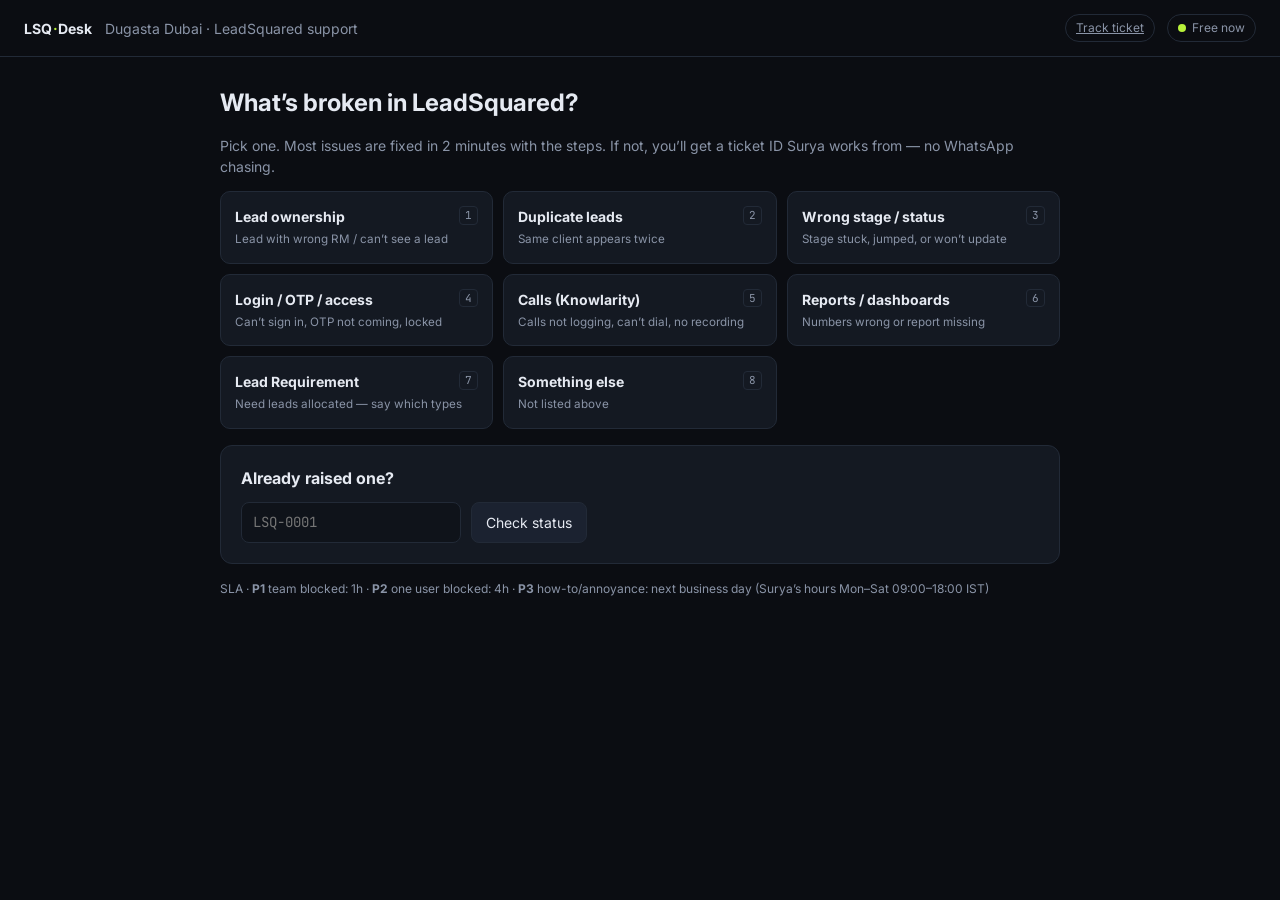
<file: index.html>
<!doctype html><html lang="en"><head><meta charset="utf-8"><meta name="viewport" content="width=device-width,initial-scale=1">
<title>LSQ Desk · Dugasta</title><link rel="preconnect" href="https://fonts.googleapis.com">
<link href="https://fonts.googleapis.com/css2?family=Inter:wght@400;600;700&family=JetBrains+Mono&display=swap" rel="stylesheet">
<link rel="stylesheet" href="style.css"></head><body>
<header><div class="logo">LSQ<span>·</span>Desk</div><span class="mu">Dugasta Dubai · LeadSquared support</span><div class="sp"></div>
<a class="pill" href="t.html">Track ticket</a><div class="pill"><span class="dot" id="dot"></span><span id="av">Checking Surya…</span></div></header>
<main id="app"></main>
<script src="desk.js"></script>
<script>
const PB={
own:{t:'Lead ownership',d:'Lead with wrong RM / can’t see a lead',steps:['Search the lead by phone in LSQ → open it → check the “Owner” field.','If owner is wrong: only Admin/TL can reassign — ask your TL first (Manage Leads → Change Owner).','If you can’t see it at all: it may be owned by another team; your view only shows your leads.','Refresh after 2–3 min — auto-assignment rules can take a moment.']},
dup:{t:'Duplicate leads',d:'Same client appears twice',steps:['Search by phone AND email — LSQ dedupes on email/phone, so different formats (+971 vs 0) create duplicates.','Do NOT delete either copy — note both Lead IDs.','Check which copy has the latest activity; that one should be kept.','Merge needs Admin — raise a ticket with both Lead IDs.']},
stage:{t:'Wrong stage / status',d:'Stage stuck, jumped, or won’t update',steps:['Open lead → Activity History: see which activity/automation changed the stage.','Some stages are locked by mandatory fields — open the stage change form and look for red required fields.','If an automation keeps reverting it, stop editing and raise a ticket (it will loop).']},
login:{t:'Login / OTP / access',d:'Can’t sign in, OTP not coming, locked',steps:['Use the exact work email; try an incognito window.','OTP: wait 60s, check spam/promotions, don’t request more than 3 times (lockout ~15 min).','Mobile app: log out fully, update the app, log in again.','Still locked → ticket with your email + screenshot of the error.']},
calls:{t:'Calls (Knowlarity)',d:'Calls not logging, can’t dial, no recording',steps:['Check your agent number is correct in your LSQ profile.','Call logs sync with delay — wait 10 min before reporting.','Recording missing: only answered calls > few seconds are recorded.','Can’t dial: check mic/browser permission, then try the mobile app.']},
rep:{t:'Reports / dashboards',d:'Numbers wrong or report missing',steps:['Check the date filter and timezone (reports may use IST vs Dubai time).','Check owner/team filter — you may only see your own data.','Export to Excel and compare 2–3 sample leads against the lead records.','Still mismatched → ticket with report name + filters + the sample Lead IDs.']},
req:{t:'Lead Requirement',d:'Need leads allocated — say which types',steps:[]},
    other:{t:'Something else',d:'Not listed above',steps:[]}};
const S={};const app=document.getElementById('app');
function home(){app.innerHTML=`<h1>What’s broken in LeadSquared?</h1><p class="mu">Pick one. Most issues are fixed in 2 minutes with the steps. If not, you’ll get a ticket ID Surya works from — no WhatsApp chasing.</p>
<div class="grid">${Object.entries(PB).map(([k,p],i)=>`<button class="chip" onclick="pb('${k}')"><span class="k mono">${i+1}</span><b>${p.t}</b><small>${p.d}</small></button>`).join('')}</div>
<div class="card"><h2>Already raised one?</h2><div class="row" style="margin:0"><input id="q" class="mono" placeholder="LSQ-0001" style="max-width:220px"><button class="b" onclick="location.href='t.html?t='+encodeURIComponent(q.value)">Check status</button></div></div>
<p class="mu" style="font-size:12px">SLA · <b>P1</b> team blocked: 1h · <b>P2</b> one user blocked: 4h · <b>P3</b> how-to/annoyance: next business day (Surya’s hours Mon–Sat 09:00–18:00 IST)</p>`;}
function pb(k){S.pb=k;const p=PB[k];if(!p.steps.length)return rca();
app.innerHTML=`<div class="crumb"><a onclick="home()">Desk</a> / ${p.t}</div><h1>${p.t}</h1><div class="card"><h2>Try this first</h2><ol class="steps">${p.steps.map(s=>`<li>${s}</li>`).join('')}</ol>
<div class="row"><button class="b g" onclick="fixed()">✓ Fixed</button><button class="b p" onclick="rca()">Still broken → raise ticket</button></div></div>`;}
function fixed(){app.innerHTML=`<div class="card"><h1>Great — sorted.</h1><p class="mu">Nothing sent to Surya. Logged as self-solved on this device.</p><button class="b" onclick="home()">Back to Desk</button></div>`;try{const n=JSON.parse(localStorage.lsqFixed||'{}');n[S.pb]=(n[S.pb]||0)+1;localStorage.lsqFixed=JSON.stringify(n)}catch(e){}}
const LT=['Client Lead','Agent Lead','Agency Lead','Meta Paid Ads','Google Ads','Data / Pool','Other'];
function rca(){const p=PB[S.pb],me=JSON.parse(localStorage.lsqMe||'{}'),isReq=S.pb==='req';
app.innerHTML=`<div class="crumb"><a onclick="home()">Desk</a> / ${p.t} / Ticket</div><h1>Raise a ticket</h1><p class="mu">Fill it once, properly — Surya fixes it without calling you back for details.</p>
<form class="card" id="f"><div class="two"><div><label>Your name <i>*</i></label><input name="reporter_name" required value="${esc(me.n)}"></div><div><label>Work email <i>*</i></label><input name="reporter_email" type="email" required value="${esc(me.e)}"></div></div>
<div class="two"><div><label>Team <i>*</i></label><select name="team" required><option value="">Select…</option><option>Sales RM</option><option>DST</option><option>Team Lead</option><option>Marketing</option><option>Admin/Ops</option></select></div>
<div><label>Impact <i>*</i></label><select name="severity" required><option value="">Select…</option><option value="P1">P1 · whole team blocked</option><option value="P2">P2 · I’m blocked</option><option value="P3">P3 · annoying / how-to</option></select></div></div>
<div id="ltbox"${isReq?'':' hidden'}><label>Types of lead required <i>*</i></label><div class="opts">${LT.map(x=>`<label class="opt"><input type="checkbox" name="lead_types" value="${x}"> ${x}</label>`).join('')}</div></div>
<label>Lead ID / phone / email affected <i>*</i> <span class="mu">(type “none” if not lead-specific)</span></label><input name="lead_ref" class="mono" required>
<label>${isReq?'How many leads, which country, and any other detail?':'What happened?'} <i>*</i></label><textarea name="summary" required minlength="10" placeholder="${isReq?'e.g. 20 UAE Client Leads, needed today':'Steps you did, what you saw, exact error text'}"></textarea>
<label>${isReq?'When do you need them?':'What should happen instead?'} <i>*</i></label><textarea name="expected" required></textarea>
<label>Already tried</label><input name="tried" value="${p.steps.length?'Followed Desk playbook: '+p.t:''}">
<label>Screenshot link (optional) — Drive / Imgur / any URL</label><input name="screenshot_url" type="url" placeholder="https://">
<div class="row"><button class="b p" id="sb">Create ticket</button><button type="button" class="b" onclick="pb(S.pb)">Back</button></div></form>`;
f.onsubmit=async e=>{e.preventDefault();const types=[...f.querySelectorAll('input[name=lead_types]:checked')].map(i=>i.value);if(isReq&&!types.length){alert('Select at least one type of lead required.');return;}sb.disabled=true;sb.textContent='Creating…';const p=Object.fromEntries(new FormData(f));delete p.lead_types;p.lead_types=types.join(', ');p.playbook=PB[S.pb].t;p.ua=navigator.userAgent;
localStorage.lsqMe=JSON.stringify({n:p.reporter_name,e:p.reporter_email});S.t=await createTicket(p);S.p=p;done();};}
function mail(){const t=S.t,p=S.p;const b=`Ticket ${t.code} (${p.severity})\nPlaybook: ${p.playbook}\nFrom: ${p.reporter_name} <${p.reporter_email}> · ${p.team}\nLead ref: ${p.lead_ref}\n${p.lead_types?`Types of lead required: ${p.lead_types}\n`:''}\nWhat happened:\n${p.summary}\n\nExpected:\n${p.expected}\n\nTried: ${p.tried||'-'}\nScreenshot: ${p.screenshot_url||'-'}\n\nStatus: ${location.origin+location.pathname.replace(/index\.html$/,'')}t.html?t=${t.code}`;
return `mailto:${SURYA}?cc=${encodeURIComponent(p.reporter_email)}&subject=${encodeURIComponent(`[LSQ Support] [${t.code}] ${p.severity} ${p.playbook} — ${p.reporter_name}`)}&body=${encodeURIComponent(b)}`;}
function done(){const t=S.t,db=t.mode==='db';
app.innerHTML=`<div class="card"><div class="mu">Ticket created</div><div class="tid mono">${t.code}</div><span class="st">${t.status}</span>
<p>${db?'Saved in the Dugasta support queue. Check your email for confirmation; if you don’t see it, use Email ticket below.':'<span class="warn">Saved on this device (central queue not switched on yet). <b>Send the email below</b> so Surya receives it.</span>'}</p>
<div class="row"><a href="${mail()}"><button class="b ${db?'':'p'}">${db?'Also email Surya (optional)':'Email ticket to Surya'}</button></a><a href="t.html?t=${t.code}"><button class="b">Open status page</button></a><button class="b" onclick="navigator.clipboard.writeText('${t.code}')">Copy ID</button></div></div>
<div class="card" id="bk"><h2>Want 15 minutes with Surya?</h2><p class="mu">Only for P1/P2 or if it’s easier to show on screen.</p><div class="slots" id="sl">Loading…</div></div>`;slots();}
let AV=null;fetch('./availability.json',{cache:'no-store'}).then(r=>r.json()).then(j=>{AV=j;const busy=j.status==='busy';dot.className='dot '+(busy?'busy':'free');av.textContent=busy?'Surya in a meeting':(j.status_label||'Surya available');if(document.getElementById('sl'))slots();}).catch(()=>av.textContent='Calendar pending');
function slots(){const el=document.getElementById('sl');if(!el||!AV)return;const now=Date.now();const fr=(AV.slots||[]).filter(s=>s.free&&new Date(s.start)>now).slice(0,12);
if(!fr.length){el.textContent='No open slots right now — your ticket is in the queue.';return;}
el.innerHTML=fr.map(s=>{const a=new Date(s.start);return `<button class="b slot" onclick="book('${s.start}')">${a.toLocaleString('en-GB',{weekday:'short',day:'numeric',month:'short',hour:'2-digit',minute:'2-digit',timeZone:'Asia/Dubai'})} Dubai</button>`}).join('');}
function book(st){const a=new Date(st),b=new Date(a.getTime()+9e5),f=d=>d.toISOString().replace(/[-:]/g,'').replace(/\.\d{3}/,'');
window.open(`https://calendar.google.com/calendar/render?action=TEMPLATE&text=${encodeURIComponent(`[${S.t.code}] LSQ support · 15 min`)}&details=${encodeURIComponent(`Ticket ${S.t.code}\n${S.p.summary}`)}&dates=${f(a)}/${f(b)}&add=${SURYA}`,'_blank');
document.getElementById('bk').innerHTML='<h2>Invite opened</h2><p class="mu">Save the invite in Google Calendar — it requests the slot; it isn’t reserved until Surya accepts.</p>';}
document.addEventListener('keydown',e=>{if(e.target.matches('input,textarea,select'))return;const k=Object.keys(PB)[+e.key-1];if(k)pb(k);});
home();
</script></body></html>
</file>
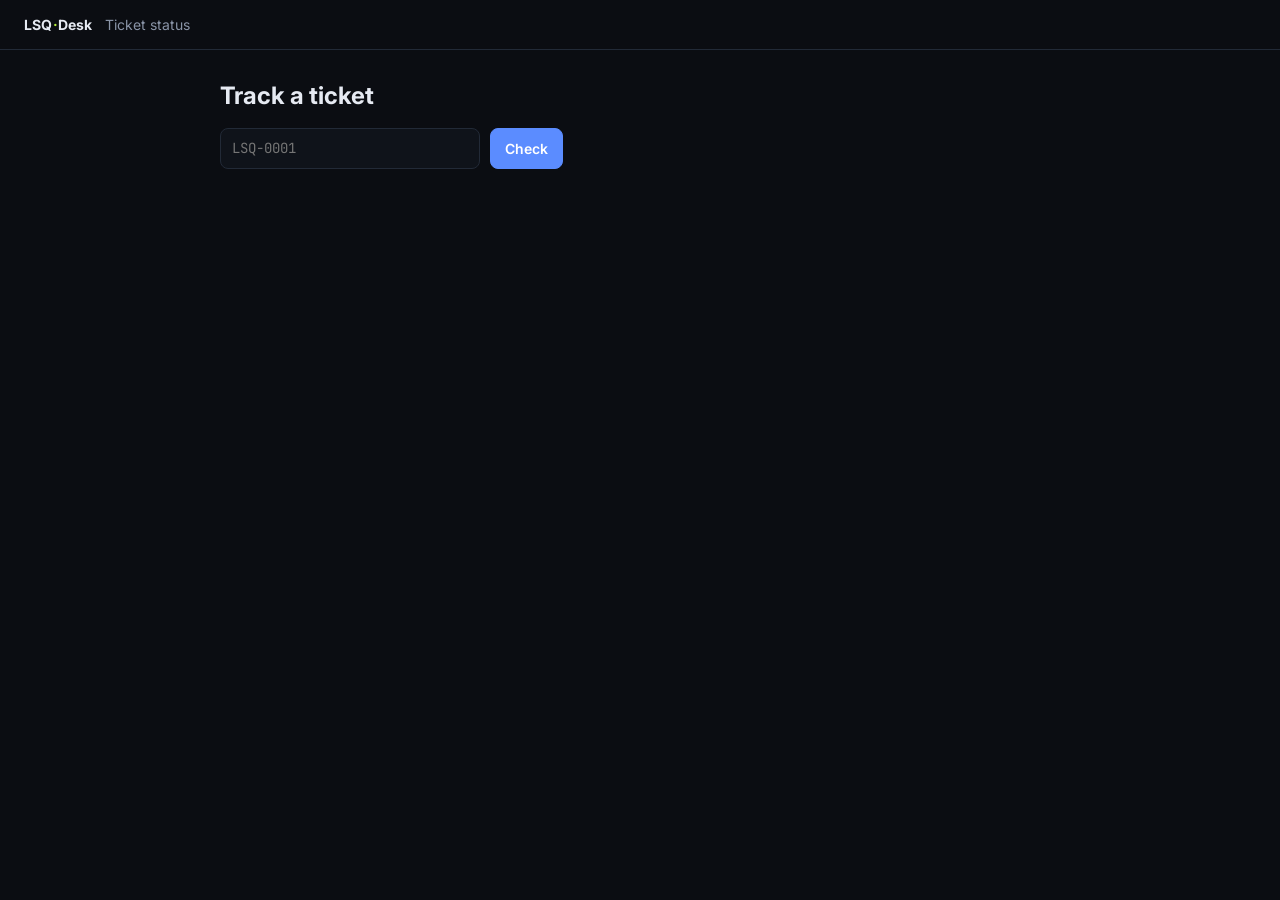
<file: t.html>
<!doctype html><html lang="en"><head><meta charset="utf-8"><meta name="viewport" content="width=device-width,initial-scale=1"><title>Ticket status · LSQ Desk</title>
<link href="https://fonts.googleapis.com/css2?family=Inter:wght@400;600;700&family=JetBrains+Mono&display=swap" rel="stylesheet"><link rel="stylesheet" href="style.css"></head><body>
<header><a class="logo" href="./" style="color:inherit;text-decoration:none">LSQ<span>·</span>Desk</a><span class="mu">Ticket status</span></header>
<main><h1>Track a ticket</h1><div class="row"><input id="q" class="mono" placeholder="LSQ-0001" style="max-width:260px"><button class="b p" onclick="go()">Check</button></div><div id="out"></div></main>
<script src="desk.js"></script><script>
const ST=['Open','Investigating','Fixed','Closed'];
async function go(){const c=q.value.trim();if(!c)return;history.replaceState(0,'','?t='+encodeURIComponent(c.toUpperCase()));out.innerHTML='<p class="mu">Looking up…</p>';const t=await getTicket(c);
if(!t){out.innerHTML='<div class="card">No ticket <b class="mono">'+esc(c)+'</b> found. Check the ID from your confirmation.</div>';return;}
const i=Math.max(0,ST.indexOf(t.status));out.innerHTML=`<div class="card"><div class="tid mono">${esc(t.code)}</div><span class="st">${esc(t.status)}</span> <span class="mu">${esc(t.severity||'')} · ${esc(t.playbook||'')}</span>
<div class="tl">${ST.map((s,j)=>`<span class="${j<=i?'on':''}" title="${s}"></span>`).join('')}</div><div class="mu" style="font-size:12px">${ST.join(' → ')}</div>
<p>${esc(t.summary||'')}</p>${t.lead_types?`<p><b>Types of lead required:</b> ${esc(t.lead_types)}</p>`:''}${t.surya_note?`<p><b>Surya:</b> ${esc(t.surya_note)}</p>`:''}
<p class="mu" style="font-size:12px">Raised ${new Date(t.created_at).toLocaleString('en-GB',{timeZone:'Asia/Dubai'})} Dubai · source: ${t.mode==='db'?'central queue':t.mode==='mirror'?'support log':'this device only'}</p></div>`;}
const u=new URLSearchParams(location.search).get('t');if(u){q.value=u;go();}q.onkeydown=e=>e.key==='Enter'&&go();
</script></body></html>
</file>
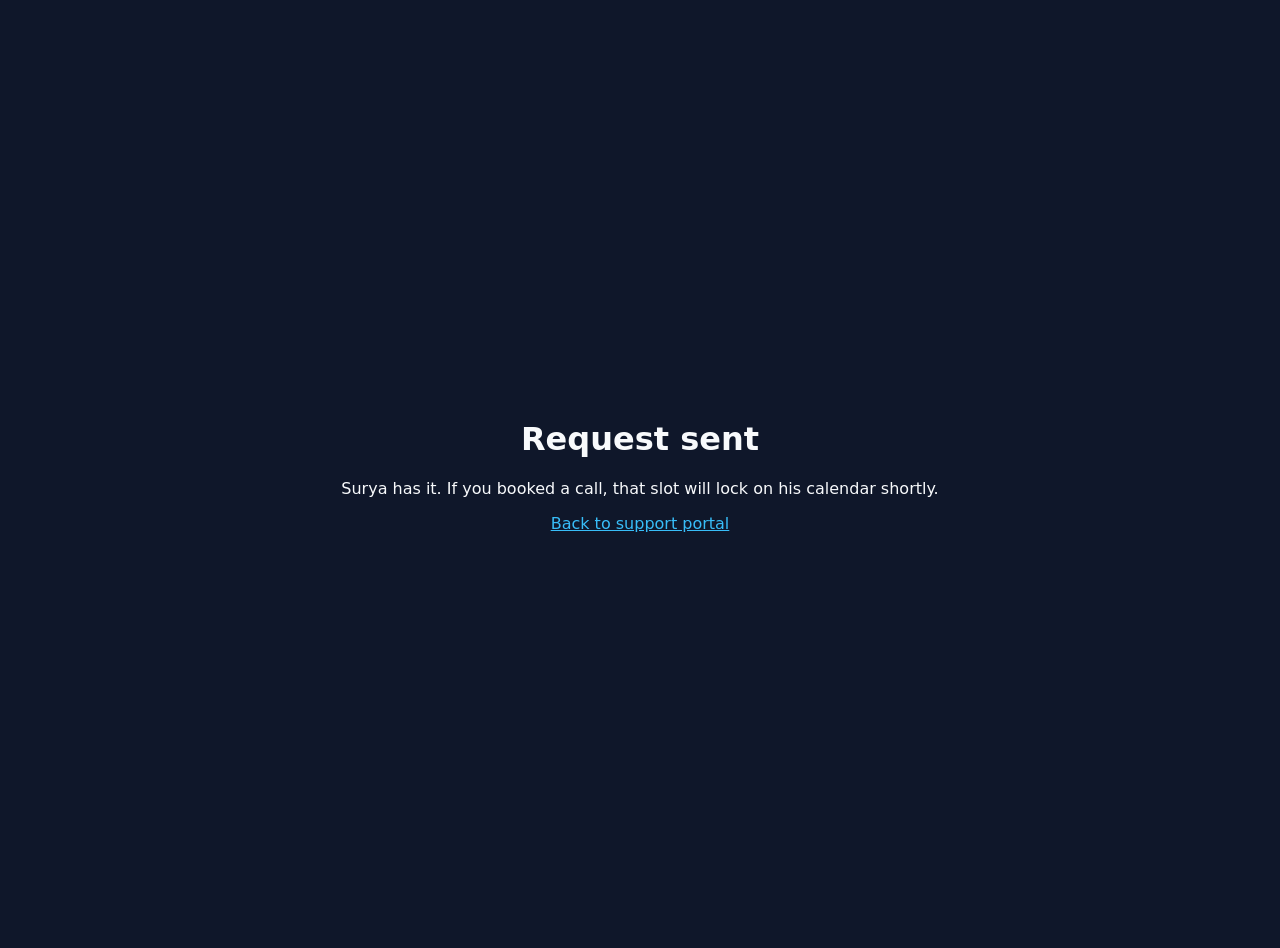
<file: thanks.html>
<!DOCTYPE html>
<html lang="en"><head><meta charset="utf-8"/><meta name="viewport" content="width=device-width, initial-scale=1"/>
<title>Sent — Surya Support</title>
<style>body{margin:0;font-family:system-ui,sans-serif;background:#0f172a;color:#f8fafc;display:grid;place-items:center;min-height:100vh;padding:24px;text-align:center}
a{color:#38bdf8}</style></head>
<body><div><h1>Request sent</h1><p>Surya has it. If you booked a call, that slot will lock on his calendar shortly.</p>
<p><a href="./">Back to support portal</a></p></div></body></html>
</file>
<file: style.css>
:root{--bg:#0B0D12;--panel:#141922;--line:#222a37;--tx:#E6EAF2;--mu:#8A94A7;--ac:#5B8CFF;--li:#B8F23A;--warn:#F5A524;--bad:#F2545B}
*{box-sizing:border-box}body{margin:0;background:var(--bg);color:var(--tx);font:14px/1.5 Inter,system-ui,sans-serif}
.mono,code{font-family:"JetBrains Mono",ui-monospace,monospace}
header{display:flex;align-items:center;gap:12px;padding:14px 24px;border-bottom:1px solid var(--line)}
.logo{font-weight:700;letter-spacing:.2px}.logo span{color:var(--li)}.sp{flex:1}
.pill{border:1px solid var(--line);border-radius:999px;padding:4px 10px;font-size:12px;color:var(--mu);display:flex;gap:6px;align-items:center}
.dot{width:8px;height:8px;border-radius:50%;background:var(--mu)}.dot.free{background:var(--li)}.dot.busy{background:var(--warn)}
main{max-width:880px;margin:0 auto;padding:28px 20px 60px}
h1{font-size:24px;margin:0 0 4px}h2{font-size:16px;margin:0 0 12px}.mu{color:var(--mu)}
.card{background:var(--panel);border:1px solid var(--line);border-radius:12px;padding:20px;margin:16px 0}
.grid{display:grid;grid-template-columns:repeat(auto-fill,minmax(250px,1fr));gap:10px}
.chip{background:var(--panel);border:1px solid var(--line);border-radius:10px;padding:14px;cursor:pointer;text-align:left;color:var(--tx);font:inherit}
.chip:hover,.chip:focus{border-color:var(--ac);outline:none}.chip b{display:block}.chip small{color:var(--mu)}
.k{font-size:11px;color:var(--mu);border:1px solid var(--line);border-radius:4px;padding:0 5px;float:right}
ol.steps{padding-left:20px}ol.steps li{margin:6px 0}
button.b{border:1px solid var(--line);background:#1b2230;color:var(--tx);border-radius:8px;padding:9px 14px;font:inherit;cursor:pointer}
button.p{background:var(--ac);border-color:var(--ac);color:#fff;font-weight:600}button.g{background:var(--li);border-color:var(--li);color:#0B0D12;font-weight:600}
.row{display:flex;gap:10px;flex-wrap:wrap;margin-top:14px}
label{display:block;font-size:12px;color:var(--mu);margin:12px 0 4px}label i{color:var(--bad);font-style:normal}
input,textarea,select{width:100%;background:#0F131A;border:1px solid var(--line);border-radius:8px;color:var(--tx);padding:9px 11px;font:inherit}
textarea{min-height:76px}input:focus,textarea:focus,select:focus{border-color:var(--ac);outline:none}
.two{display:grid;grid-template-columns:1fr 1fr;gap:12px}@media(max-width:640px){.two{grid-template-columns:1fr}}
.tid{font-size:28px;color:var(--li);font-weight:700}.st{display:inline-block;border-radius:6px;padding:2px 8px;font-size:12px;border:1px solid var(--ac);color:var(--ac)}
.slots{display:grid;grid-template-columns:repeat(auto-fill,minmax(170px,1fr));gap:8px}.slot{font-size:12px}
.warn{border-left:3px solid var(--warn);padding:8px 12px;background:#1a1710;border-radius:6px;font-size:13px}
.crumb{font-size:12px;color:var(--mu);margin-bottom:6px}.crumb a{color:var(--ac);cursor:pointer}
.tl{display:flex;gap:6px;margin:12px 0}.tl span{flex:1;height:6px;border-radius:3px;background:var(--line)}.tl span.on{background:var(--li)}
a{color:var(--ac)}
.opts{display:flex;flex-wrap:wrap;gap:8px}
.opt{display:flex;align-items:center;gap:8px;margin:0;border:1px solid var(--line);border-radius:8px;padding:8px 10px;color:var(--tx);cursor:pointer;background:#0F131A;font-size:13px}
.opt:has(input:checked){border-color:var(--ac)}
.opt input{width:auto;margin:0;accent-color:var(--ac)}
</file>
